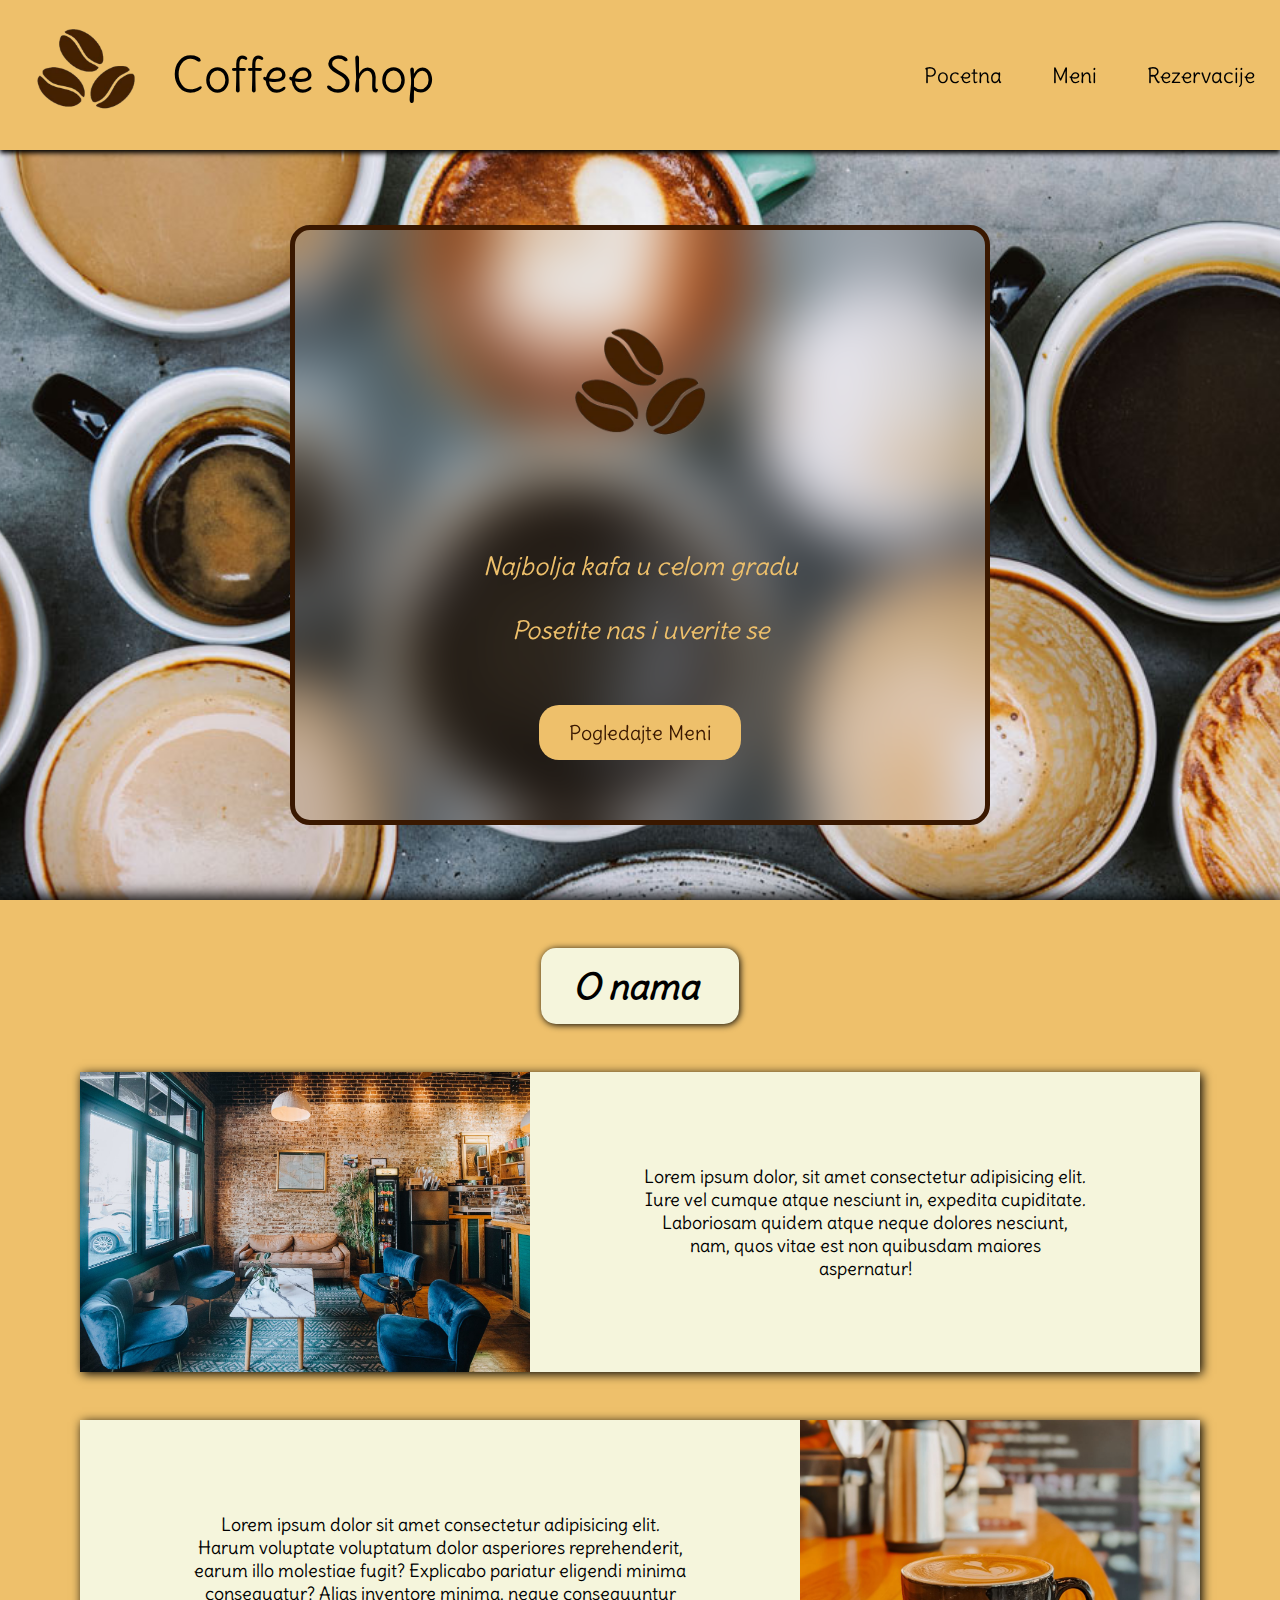
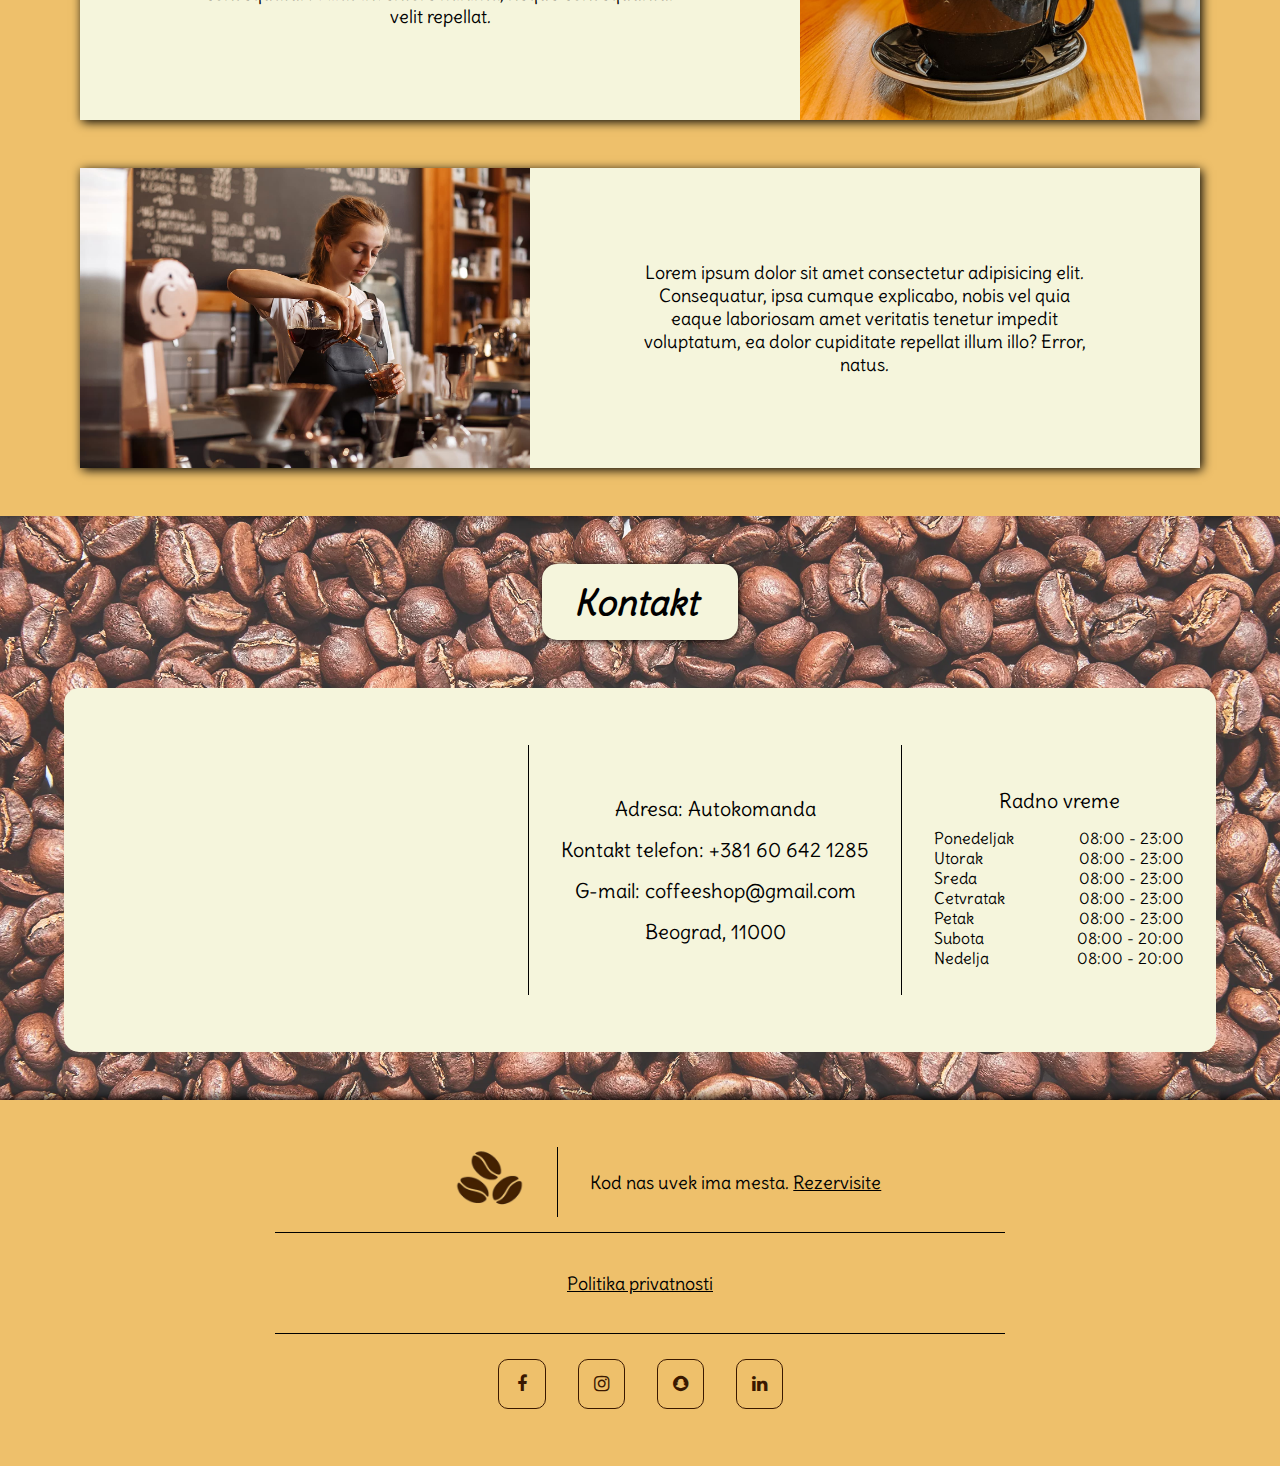
<file: index.html>
<!DOCTYPE html>
<html lang="en">

<head>
  <meta charset="UTF-8">
  <meta name="viewport" content="width=device-width, initial-scale=1.0">
  <title>Coffee Shop</title>
  <link rel="stylesheet" href="styles/header.css">
  <link rel="stylesheet" href="styles/index.css">
  <link rel="stylesheet" href="styles/footer.css">
  <link rel="stylesheet" href="https://cdnjs.cloudflare.com/ajax/libs/font-awesome/4.7.0/css/font-awesome.min.css">
  <!-- Delius -->
  <link rel="preconnect" href="https://fonts.googleapis.com">
  <link rel="preconnect" href="https://fonts.gstatic.com" crossorigin>
  <link href="https://fonts.googleapis.com/css2?family=Delius&display=swap" rel="stylesheet">
  <!-- Delius -->

  <!-- Roboto -->
  <link rel="preconnect" href="https://fonts.googleapis.com">
  <link rel="preconnect" href="https://fonts.gstatic.com" crossorigin>
  <link href="https://fonts.googleapis.com/css2?family=Roboto:ital,wght@0,100..900;1,100..900&display=swap"
    rel="stylesheet">
  <!-- Roboto -->
</head>

<body>

  <!-- HEADER -->

  <header class="header">
    <div class="logo-holder">
      <img class="logo" src="images/logo.png" alt="logo">
      <p class="header-heading">Coffee Shop</p>
    </div>
    <nav class="navigation">
      <ul class="link-list">
        <li class="list-item"><a class="link" href="index.html">Pocetna</a></li>
        <li class="list-item"><a class="link" href="menu.html">Meni</a></li>
        <li class="list-item"><a class="link" href="form.html">Rezervacije</a></li>
      </ul>
    </nav>
  </header>

  <div class="burger-menu-icon js-burger-menu-icon">
    <span class="burger-line burger-line-1 js-line-1"></span>
    <span class="burger-line burger-line-2 js-line-2"></span>
    <span class="burger-line burger-line-3 js-line-3"></span>
  </div>

  <nav class="off-screen js-off-screen">
    <ul class="off-list">
      <li class="off-item"><a href="index.html" class="burger-link">Početna</a></li>
      <li class="off-item"><a href="menu.html" class="burger-link">Meni</a></li>
      <li class="off-item"><a href="form.html" class="burger-link">Rezervacije</a></li>
    </ul>
  </nav>

  <!-- HEADER END -->

  <!-- MAIN -->
  <main>
    <!-- SECTION ONE -->

    <section class="section-one">
      <div class="blured-div">
        <img class="section-logo" src="images/logo.png" alt="logo-in-section-one">
        <div class="sec-one-text-holder">
          <p class="section-one-desc">Najbolja kafa u celom gradu</p>
          <p class="section-one-desc">Posetite nas i uverite se</p>
        </div>
        <a href="menu.html"><button class="section-one-button">Pogledajte Meni</button></a>
      </div>
    </section>

    <!-- SECTION ONE END -->

    <!-- SECTION TWO -->

    <section class="section-two">
      <h1 class="section-two-heading">O nama</h1>
      <div class="about-holder">
        <img class="enterier" src="images/enterier.jpg" alt="enterier">
        <p class="enterier-text">Lorem ipsum dolor,
          sit amet consectetur adipisicing elit.
          Iure vel cumque atque nesciunt in, expedita
          cupiditate. Laboriosam quidem atque neque
          dolores nesciunt, nam, quos vitae est non
          quibusdam maiores aspernatur!</p>
      </div>

      <div class="about-holder special">
        <p class="service-text">Lorem ipsum dolor sit
          amet consectetur adipisicing elit. Harum
          voluptate voluptatum dolor asperiores
          reprehenderit, earum illo molestiae fugit?
          Explicabo pariatur eligendi minima
          consequatur? Alias inventore minima,
          neque consequuntur velit repellat.</p>
        <img class="service" src="images/service.jpg" alt="service">
      </div>

      <div class="about-holder">
        <img class="staff" src="images/staff.jpeg" alt="staff">
        <p class="staff-text">Lorem ipsum dolor sit
          amet consectetur adipisicing elit.
          Consequatur, ipsa cumque explicabo, nobis
          vel quia eaque laboriosam amet veritatis
          tenetur impedit voluptatum, ea dolor
          cupiditate repellat illum illo? Error,
          natus.</p>
      </div>

    </section>

    <!-- SECTION TWO END -->

    <!-- SECTION THREE -->

    <section class="section-three">
      <h1 class="section-three-heading">Kontakt</h1>
      <div class="info">
        <iframe class="map" src="https://www.google.com/maps/embed?pb=!1m18!1m12!1m3!1d5663.139975907823!2d20.458970347716804!3d44.78957129854376!2m3!1f0!2f0!3f0!3m2!1i1024!2i768!4f13.1!3m3!1m2!1s0x475a706caa02b55f%3A0x5ca197ebb70c0041!2z0JDRg9GC0L7QutC-0LzQsNC90LTQsCwg0JHQtdC-0LPRgNCw0LQ!5e0!3m2!1ssr!2srs!4v1742828962501!5m2!1ssr!2srs" width="400" height="300" style="border:0;" allowfullscreen="" loading="lazy" referrerpolicy="no-referrer-when-downgrade"></iframe>
        <hr class="line">
        <div class="contact-info">
          <p class="info-text">Adresa: Autokomanda</p>
          <p class="info-text">Kontakt telefon: +381 60 642 1285</p>
          <p class="info-text">G-mail: coffeeshop@gmail.com</p>
          <p class="info-text">Beograd, 11000</p>
        </div>
        <hr class="line">
        <div class="work-time">
          <p class="time">Radno vreme</p>
          <div class="time-holder"><p class="day">Ponedeljak</p><span class="hours">08:00 - 23:00</span></div>
          <div class="time-holder"><p class="day">Utorak</p><span class="hours">08:00 - 23:00</span></div>
          <div class="time-holder"><p class="day">Sreda</p><span class="hours">08:00 - 23:00</span></div>
          <div class="time-holder"><p class="day">Cetvratak</p><span class="hours">08:00 - 23:00</span></div>
          <div class="time-holder"><p class="day">Petak</p><span class="hours">08:00 - 23:00</span></div>
          <div class="time-holder"><p class="day">Subota</p><span class="hours">08:00 - 20:00</span></div>
          <div class="time-holder"><p class="day">Nedelja</p><span class="hours">08:00 - 20:00</span></div>
        </div>
      </div>
    </section>

    <!-- SECTION THREE END -->
  </main>
  <!-- MAIN END -->

  <!-- FOOTER -->

  <footer class="footer">
    <div class="logo-action">
      <img class="footer-logo" src="images/logo.png" alt="footer-logo">
      <hr class="footer-line">
      <p class="call-to-action">Kod nas uvek ima mesta. <a href="form.html">Rezervisite</a></p>
    </div>
    <hr class="line-footer">
    <div class="policy-holder">
      <p class="policy"><a href="policy.html" target="_blank">Politika privatnosti</a></p>
    </div>
    <hr class="line-footer">
    <div class="social-media">
      <a href="#" class="fa fa-facebook"></a>
      <a href="#" class="fa fa-instagram"></a>
      <a href="#" class="fa fa-snapchat"></a>
      <a href="#" class="fa fa-linkedin"></a>
    </div>
  </footer>

  <!-- FOOTER END -->

  <script type="module" src="scripts/index.js"></script>
</body>

</html>
</file>
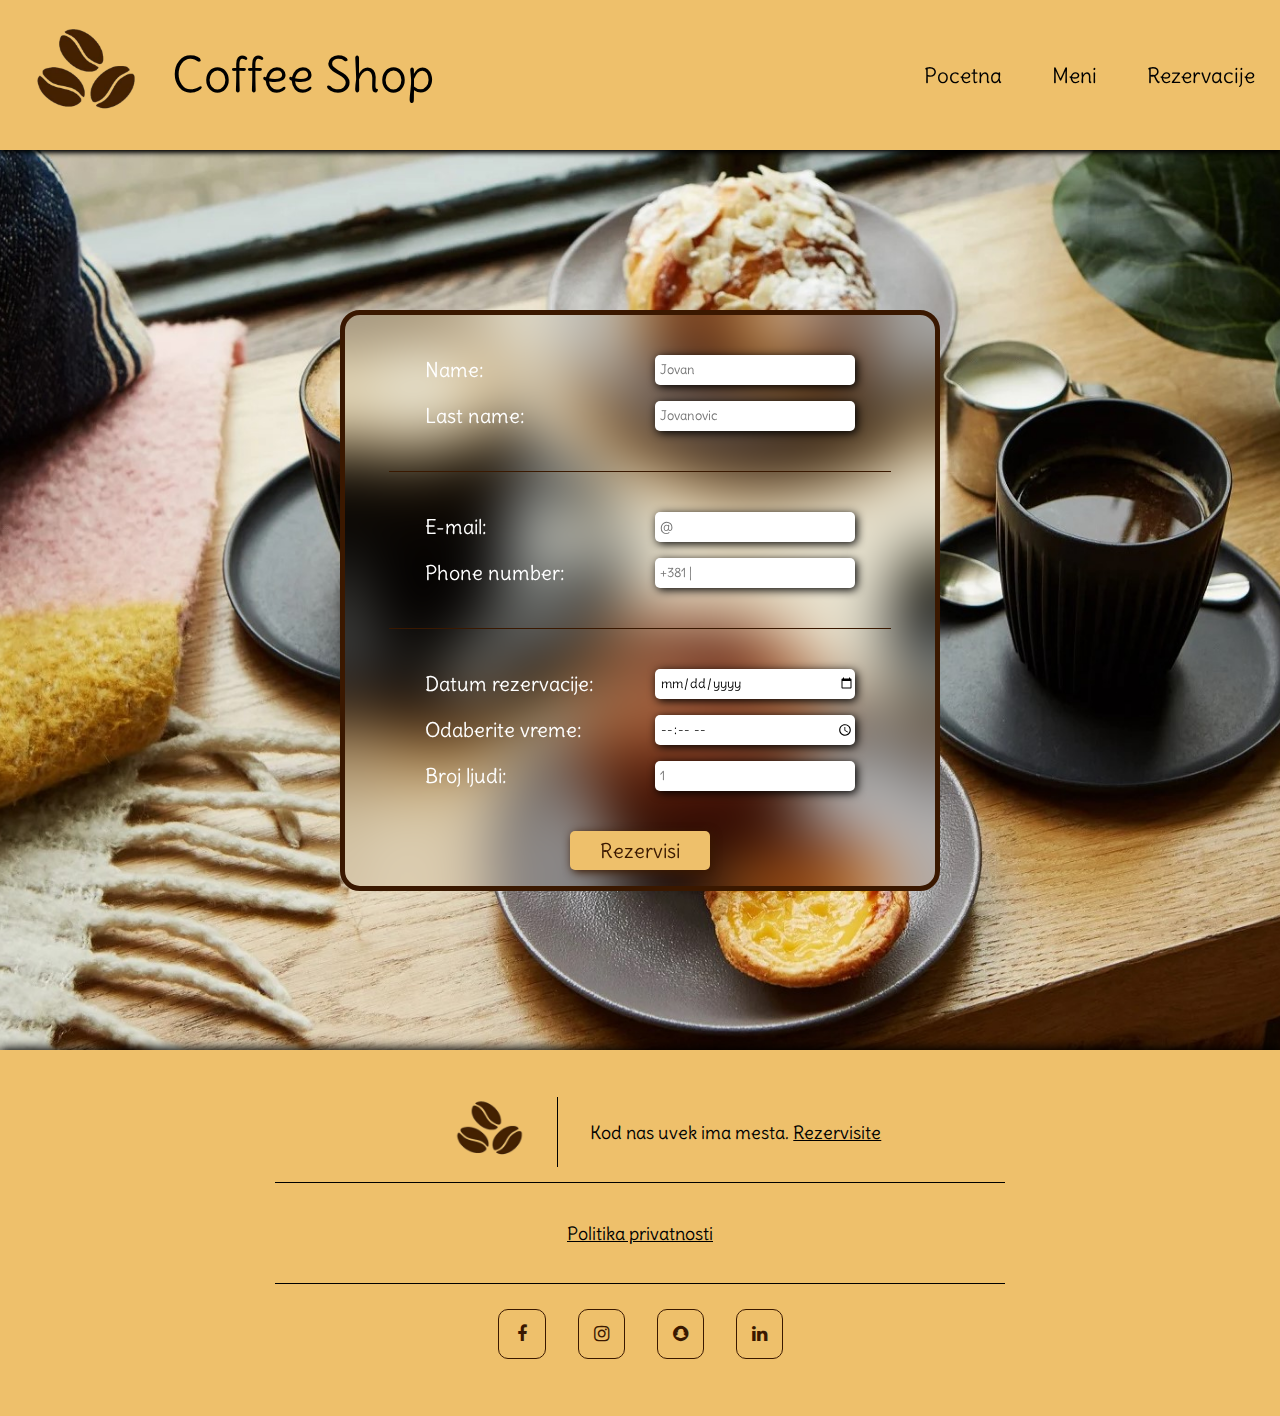
<file: form.html>
<!DOCTYPE html>
<html lang="en">

<head>
  <meta charset="UTF-8">
  <meta name="viewport" content="width=device-width, initial-scale=1.0">
  <title>Coffee Shop</title>
  <link rel="stylesheet" href="styles/header.css">
  <link rel="stylesheet" href="styles/form.css">
  <link rel="stylesheet" href="styles/footer.css">
  <link rel="stylesheet" href="https://cdnjs.cloudflare.com/ajax/libs/font-awesome/4.7.0/css/font-awesome.min.css">
  <!-- Delius -->
  <link rel="preconnect" href="https://fonts.googleapis.com">
  <link rel="preconnect" href="https://fonts.gstatic.com" crossorigin>
  <link href="https://fonts.googleapis.com/css2?family=Delius&display=swap" rel="stylesheet">
  <!-- Delius -->

  <!-- Roboto -->
  <link rel="preconnect" href="https://fonts.googleapis.com">
  <link rel="preconnect" href="https://fonts.gstatic.com" crossorigin>
  <link href="https://fonts.googleapis.com/css2?family=Roboto:ital,wght@0,100..900;1,100..900&display=swap"
    rel="stylesheet">
  <!-- Roboto -->
</head>

<body>

  <!-- HEADER -->

  <header class="header">
    <div class="logo-holder">
      <img class="logo" src="images/logo.png" alt="logo">
      <p class="header-heading">Coffee Shop</p>
    </div>
    <nav class="navigation">
      <ul class="link-list">
        <li class="list-item"><a class="link" href="index.html">Pocetna</a></li>
        <li class="list-item"><a class="link" href="menu.html">Meni</a></li>
        <li class="list-item"><a class="link" href="form.html">Rezervacije</a></li>
      </ul>
    </nav>
  </header>

  <div class="burger-menu-icon js-burger-menu-icon">
    <span class="burger-line burger-line-1 js-line-1"></span>
    <span class="burger-line burger-line-2 js-line-2"></span>
    <span class="burger-line burger-line-3 js-line-3"></span>
  </div>

  <nav class="off-screen js-off-screen">
    <ul class="off-list">
      <li class="off-item"><a href="index.html" class="burger-link">Početna</a></li>
      <li class="off-item"><a href="menu.html" class="burger-link">Meni</a></li>
      <li class="off-item"><a href="form.html" class="burger-link">Rezervacije</a></li>
    </ul>
  </nav>

  <!-- HEADER END -->

  <!-- MAIN -->
  <main>
    <!-- Section one -->

    <section class="section-one">
      <form action="https://formsubmit.co/e5daadf7f4d845328bf1e786ee99c0c0" method="POST" class="form" novalidate>
        <fieldset class="field-one">
          <label for="name" class="name-lastname">
            Name:
            <input name="ime" id="name" type="text" placeholder="Jovan">
          </label>

          <label for="last" class="name-lastname">
            Last name:
            <input name="prezime" id="last" type="text" placeholder="Jovanovic">
          </label>
        </fieldset>

        <hr class="line">

        <fieldset class="field-two">
          <label for="email" class="contact" >
            E-mail:
            <input name="adresa" id="email" type="email" placeholder="@">
          </label>

          <label for="" class="contact">
            Phone number: 
            <input name="telefon" id="number" type="number" placeholder="+381 |">
          </label>
        </fieldset>

        <hr class="line">

        <fieldset class="field-three">
          <label for="date" class="time">
            Datum rezervacije: 
            <input name="datum" id="date" type="date">
          </label>

          <label for="hour" class="time">
            Odaberite vreme: 
            <input name="vreme" id="hour" type="time">
          </label>

          <label for="number-of-people" class="time">
            Broj ljudi:
            <input name="broj" id="number-of-people" type="number" placeholder="1">
          </label>
        </fieldset>
        <input type="hidden" name="_next" value="https://PetarDev05.github.io/CoffeeShop/thanks.html">
        <button class="submit" type="submit">Rezervisi</button>
      </form>
    </section>
    
    <!-- Section one end -->
  </main>
  <!-- MAIN END -->

  <!-- FOOTER -->

  <footer class="footer">
    <div class="logo-action">
      <img class="footer-logo" src="images/logo.png" alt="footer-logo">
      <hr class="footer-line">
      <p class="call-to-action">Kod nas uvek ima mesta. <a href="form.html">Rezervisite</a></p>
    </div>
    <hr class="line-footer">
    <div class="policy-holder">
      <p class="policy"><a href="policy.html" target="_blank">Politika privatnosti</a></p>
    </div>
    <hr class="line-footer">
    <div class="social-media">
      <a href="#" class="fa fa-facebook"></a>
      <a href="#" class="fa fa-instagram"></a>
      <a href="#" class="fa fa-snapchat"></a>
      <a href="#" class="fa fa-linkedin"></a>
    </div>
  </footer>

  <!-- FOOTER END -->

  <script type="module" src="scripts/form.js"></script>
</body>

</html>
</file>
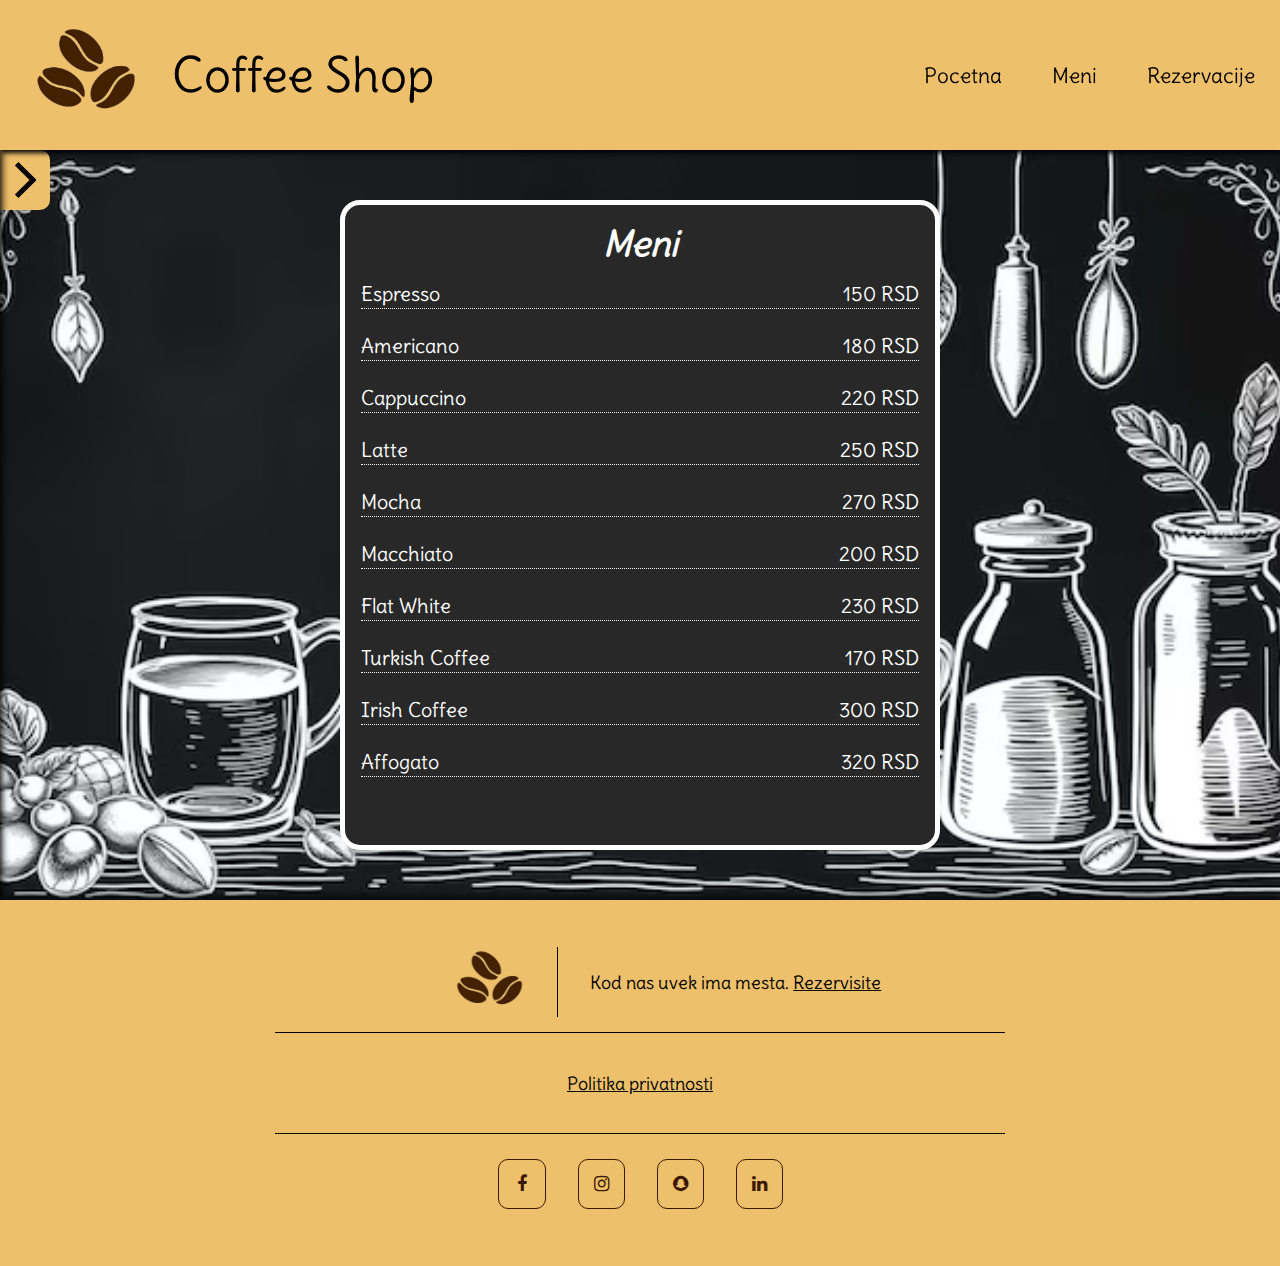
<file: menu.html>
<!DOCTYPE html>
<html lang="en">

<head>
  <meta charset="UTF-8">
  <meta name="viewport" content="width=device-width, initial-scale=1.0">
  <title>Coffee Shop</title>
  <link rel="stylesheet" href="styles/header.css">
  <link rel="stylesheet" href="styles/menu.css">
  <link rel="stylesheet" href="styles/footer.css">
  <link rel="stylesheet" href="https://cdnjs.cloudflare.com/ajax/libs/font-awesome/4.7.0/css/font-awesome.min.css">
  <!-- Delius -->
  <link rel="preconnect" href="https://fonts.googleapis.com">
  <link rel="preconnect" href="https://fonts.gstatic.com" crossorigin>
  <link href="https://fonts.googleapis.com/css2?family=Delius&display=swap" rel="stylesheet">
  <!-- Delius -->

  <!-- Roboto -->
  <link rel="preconnect" href="https://fonts.googleapis.com">
  <link rel="preconnect" href="https://fonts.gstatic.com" crossorigin>
  <link href="https://fonts.googleapis.com/css2?family=Roboto:ital,wght@0,100..900;1,100..900&display=swap"
    rel="stylesheet">
  <!-- Roboto -->
</head>

<body>

  <!-- HEADER -->

  <header class="header">
    <div class="logo-holder">
      <img class="logo" src="images/logo.png" alt="logo">
      <p class="header-heading">Coffee Shop</p>
    </div>
    <nav class="navigation">
      <ul class="link-list">
        <li class="list-item"><a class="link" href="index.html">Pocetna</a></li>
        <li class="list-item"><a class="link" href="menu.html">Meni</a></li>
        <li class="list-item"><a class="link" href="form.html">Rezervacije</a></li>
      </ul>
    </nav>
  </header>

  <div class="burger-menu-icon js-burger-menu-icon">
    <span class="burger-line burger-line-1 js-line-1"></span>
    <span class="burger-line burger-line-2 js-line-2"></span>
    <span class="burger-line burger-line-3 js-line-3"></span>
  </div>

  <nav class="off-screen js-off-screen">
    <ul class="off-list">
      <li class="off-item"><a href="index.html" class="burger-link">Početna</a></li>
      <li class="off-item"><a href="menu.html" class="burger-link">Meni</a></li>
      <li class="off-item"><a href="form.html" class="burger-link">Rezervacije</a></li>
    </ul>
  </nav>

  <!-- HEADER END -->

  <!-- MAIN -->
    <main class="main">

      <!-- Section one -->

        <section class="section-one">
          <div class="arrow-button js-arrow-button">
            <span class="arrow-line al-1 js-al-1"></span>
            <span class="arrow-line al-2 js-al-2"></span>
          </div>

          <div class="menu-nav js-menu-nav">
            <h1 class="nav-heading">Navigacija</h1>
            <div class="buttons-holder js-buttons-holder">

            </div>
          </div>

          <div class="menu js-menu">
            <h1 class="menu-heading">Meni</h1>
            <div class="menu-items-holder js-menu-items-holder">

            </div>
          </div>
        </section>

      <!-- Section one end -->

    </main>
  <!-- MAIN END -->

  <!-- FOOTER -->

  <footer class="footer">
    <div class="logo-action">
      <img class="footer-logo" src="images/logo.png" alt="footer-logo">
      <hr class="footer-line">
      <p class="call-to-action">Kod nas uvek ima mesta. <a href="form.html">Rezervisite</a></p>
    </div>
    <hr class="line-footer">
    <div class="policy-holder">
      <p class="policy"><a href="policy.html" target="_blank">Politika privatnosti</a></p>
    </div>
    <hr class="line-footer">
    <div class="social-media">
      <a href="#" class="fa fa-facebook"></a>
      <a href="#" class="fa fa-instagram"></a>
      <a href="#" class="fa fa-snapchat"></a>
      <a href="#" class="fa fa-linkedin"></a>
    </div>
  </footer>

  <!-- FOOTER END -->

  <script type="module" src="scripts/menu.js"></script>
</body>

</html>
</file>
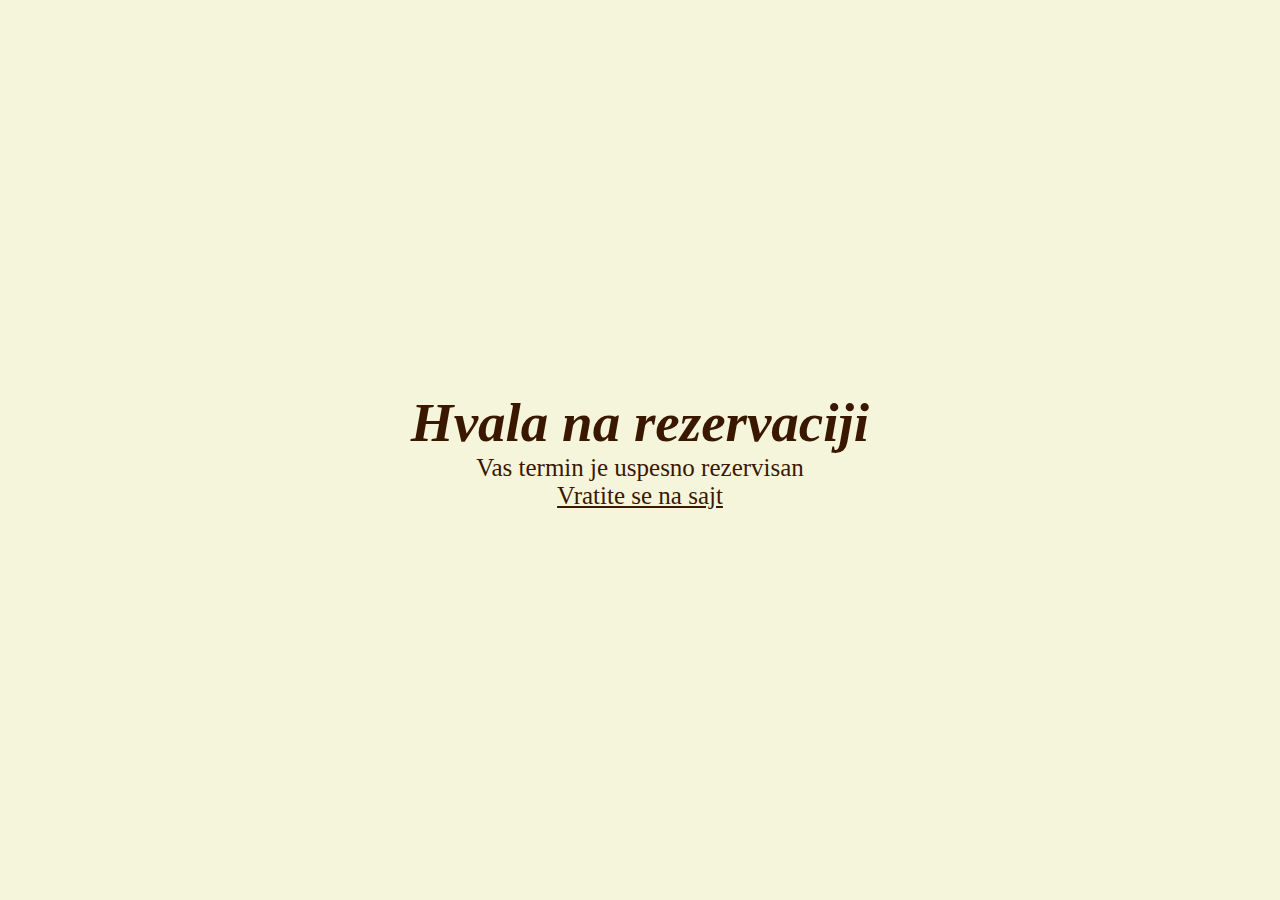
<file: thanks.html>
<!DOCTYPE html>
<html lang="en">

<head>
  <meta charset="UTF-8">
  <meta name="viewport" content="width=device-width, initial-scale=1.0">
  <title>Hvala na rezervaciji</title>
  <link rel="stylesheet" href="styles/form.css">
  <!-- Delius -->
  <link rel="preconnect" href="https://fonts.googleapis.com">
  <link rel="preconnect" href="https://fonts.gstatic.com" crossorigin>
  <link href="https://fonts.googleapis.com/css2?family=Delius&display=swap" rel="stylesheet">
  <!-- Delius -->
</head>

<body>
  <div class="message">
    <h1 class="thanks-heading">Hvala na rezervaciji</h1>
    <p class="thanks-paragraph">Vas termin je uspesno rezervisan</p>
    <a href="form.html" class="link-to-form">Vratite se na sajt</a>
  </div>
</body>

</html>
</file>
<file: styles/header.css>
/* GENERAL */

* {
  box-sizing: border-box;
  margin: 0;
  padding: 0;
  font-family: "Delius";
}

p, h1, a {
  color: var(--black);
}

:root {
  --beige: rgb(245, 245, 220);
  --dark-beige: rgb(238, 192, 107);
  --black: rgb(0, 0, 0);
  --opacity-gray: rgba(255, 255, 255, 0.7);
  --white: rgb(255, 255, 255);
  --caramel: rgb(198, 142, 23);
  --brown: rgb(58, 24, 0);
}

@media (prefers-reduced-motion: no-preference) {
  * {
    scroll-behavior: smooth;
  }
}

body {
  padding-top: 150px;
}

/* GENERAL END */

/* Header */
.header {
  height: 150px;
  width: 100%;
  display: flex;
  flex-direction: row;
  align-items: center;
  justify-content: space-between;
  background-color: var(--dark-beige);
  position: fixed;
  top: 0;
  z-index: 200;
  text-wrap: nowrap;
  box-shadow: 0px 3px 5px;
}

.logo-holder {
  height: 100%;
  display: flex;
  flex-direction: row;
  align-items: center;
}

.logo {
  height: 100%;
  margin-left: -50px;
  margin-right: -50px;
}

.header-heading {
  font-size: 3em;
}

.link-list {
  list-style-type: none;
  display: flex;
  flex-direction: row;
  align-items: center;
}

.link {
  height: 150px;
  text-decoration: none;
  font-size: 1.3em;
  width: 100%;
  display: flex;
  align-items: center;
  padding: 0 25px;
  transition: 0.2s ease;
}

.link:hover {
  background-color: var(--brown);
  color: var(--dark-beige);
}

.burger-menu-icon {
  width: 50px;
  height: 40px;
  display: flex;
  flex-direction: column;
  align-items: center;
  justify-content: space-between;
  position: fixed;
  top: 55px;
  right: 55px;
  z-index: 220;
}

.burger-line {
  height: 4px;
  width: 100%;
  background-color: var(--black);
  border-radius: 4px;
  position: absolute;
}

.burger-line-1 {
  top: 0;
  transition: 0.2s ease;
}

.burger-line-2 {
  top: 18px;
  transition: 0.2s ease;
}

.burger-line-3 {
  top: 36px;
  transition: 0.2s ease;
}

.burger-line-1.active {
  top: 18px;
  transform: rotate(45deg);
}

.burger-line-2.active {
  opacity: 0;
}

.burger-line-3.active {
  top: 18px;
  transform: rotate(-45deg);
}

/* Header end */

/* Burger menu */

.off-screen {
  width: 400px;
  height: 100%;
  position: fixed;
  top: 0;
  right: -410px;
  bottom: 0;
  background-color: var(--dark-beige);
  z-index: 210;
  display: flex;
  align-items: center;
  transition: 0.2s ease;
  box-shadow: -3px 0px 5px;
}

.off-screen.active {
  right: 0;
}

.off-list {
  list-style-type: none;
  display: flex;
  flex-direction: column;
  width: 100%;
}

.off-item {
  width: 100%;
  height: 50px;
}

.burger-link {
  text-decoration: none;
  font-size: 1.3em;
  width: 100%;
  height: 100%;
  display: flex;
  align-items: center;
  padding-left: 1rem;
}

.burger-link:hover {
  background-color: var(--beige);
}


/* Burger menu end */

@media (width >= 1000px) {
  .burger-menu-icon {
    display: none;
  }
}

@media (width < 1000px) {
  .link-list {
    display: none;
  }
}

@media (width < 600px) {
  .header {
    padding-left: 1rem;
  }

  .logo {
    height: 50%;
    margin: 0 -25px;
  }

  .header-heading {
    font-size: 1.5em;
  }

  .burger-menu-icon {
    right: 20px;
    transform: scale(0.8);
  }

  .logo-holder {
    flex-direction: column;
    align-items: center;
    justify-content: center;
  }
}

@media (width < 400px) {
  .off-screen {
    width: 100%;
  }
}
</file>
<file: styles/index.css>
* {
  box-sizing: border-box;
  margin: 0;
  padding: 0;
}

:root {
  --beige: rgb(245, 245, 220);
  --dark-beige: rgb(238, 192, 107);
  --black: rgb(0, 0, 0);
  --opacity-gray: rgba(255, 255, 255, 0.7);
  --white: rgb(255, 255, 255);
  --caramel: rgb(198, 142, 23);
  --brown: rgb(58, 24, 0);
}

@media (prefers-reduced-motion: no-preference) {
  * {
    scroll-behavior: smooth;
  }
}

/* Section one */

.section-one {
  width: 100%;
  height: calc(100vh - 150px);
  position: relative;
  overflow: hidden;
}

.section-one::after {
  content: "";
  top: 0;
  right: 0;
  bottom: 0;
  left: 0;
  position: absolute;
  background-image: url(../images/cups.jpg);
  background-repeat: no-repeat;
  background-position: center;
  background-size: cover;
}

.blured-div {
  width: 700px;
  height: 600px;
  position: absolute;
  top: 50%;
  left: 50%;
  transform: translate(-50%, -50%);
  z-index: 10;
  backdrop-filter: blur(30px);
  border-radius: 20px;
  border: 5px solid var(--brown);
  display: flex;
  flex-direction: column;
  align-items: center;
  justify-content: space-evenly;
}

.section-logo {
  height: 200px;
  width: auto;
}

.sec-one-text-holder {
  display: flex;
  flex-direction: column;
  gap: 2rem;
  text-align: center;
}

.section-one-desc {
  font-size: 25px;
  font-style: italic;
  color: var(--brown);
  color: var(--dark-beige);
}

.section-one-button {
  padding: 15px 30px;
  border: none;
  border-radius: 20px;
  background-color: var(--dark-beige);
  color: var(--brown);
  cursor: pointer;
  font-size: 20px;
  transition: 0.3s ease;
}

.section-one-button:hover {
  transform: scale(1.1);
}

@media (width < 720px) {
  .blured-div {
    width: 400px;
  }
}

@media (width < 420px) {
  .blured-div {
    border: none;
    border-top: 5px solid var(--brown);
    border-bottom: 5px solid var(--brown);
    border-radius: 0;
    width: 100%;
    height: 500px;
  }

  .section-one-desc {
    font-size: 20px;
  }
}

/* Section one end */

/* Section two */

.section-two {
  width: 100%;
  padding: 3rem 5rem;
  background-color: var(--white);
  position: relative;
  box-shadow: 3px -4px 15px;
  display: flex;
  flex-direction: column;
  align-items: center;
  gap: 3rem;
  background-color: var(--dark-beige);
  overflow: hidden;
}

.section-two-heading {
  font-size: 35px;
  font-style: italic;
  text-align: center;
  background-color: var(--beige);
  padding: 1rem 2.5rem 1rem 2rem;
  border-radius: 15px;
  box-shadow: 1px 1px 7px;
}

.about-holder {
  display: flex;
  flex-direction: row;
  align-items: center;
  justify-content: space-between;
  box-shadow: 2px 2px 10px;
  background-color: var(--beige);
  font-size: 18px;
}

.enterier, .service, .staff {
  height: 300px;
}

.enterier-text, .service-text, .staff-text {
  padding: 0 7rem;
  text-align: center;
}

@media (width < 1000px) {
  .about-holder {
    width: 450px;
    flex-direction: column;
    align-items: center;
    justify-content: space-between;
  }

  .special {
    flex-direction: column-reverse;
  }

  .enterier, .service, .staff {
    width: 100%;
    height: auto;
  }

  .enterier-text, .service-text, .staff-text {
    padding: 1rem 2rem;
  }
}

@media (width < 500px) {
  .section-two {
    padding: 3rem 0;
  }

  .about-holder {
    width: 100%;
  }

  .enterier-text, .service-text, .staff-text {
    font-size: 15px;
  }

  .section-two-heading {
    font-size: 30px;
  }
}

/* Section two */

/* Section three */

.section-three {
  width: 100%;
  overflow: hidden;
  display: flex;
  flex-direction: column;
  align-items: center;
  padding: 3rem;
  position: relative;
  gap: 3rem;
}

.section-three::after {
  content: '';
  top: 0;
  right: 0;
  bottom: 0;
  left: 0;
  position: absolute;
  background-image: url(../images/beans.webp);
  background-position: center;
  background-repeat: no-repeat;
  background-size: cover;
  opacity: 0.8;
}

.section-three-heading {
  font-size: 35px;
  font-style: italic;
  z-index: 10;
  background-color: var(--beige);
  padding: 1rem 2.5rem 1rem 2rem;
  border-radius: 15px;
  box-shadow: 1px 1px 7px;
}

.info {
  z-index: 10;
  background-color: var(--beige);
  padding: 2rem;
  border-radius: 15px;
  display: flex;
  flex-direction: row;
  align-items: center;
  justify-content: space-evenly;
  gap: 2rem;
  text-wrap: nowrap;
}

.contact-info {
  display: flex;
  flex-direction: column;
  align-items: center;
  justify-content: center;
  font-size: 20px;
  gap: 1rem;
}

.work-time {
  display: flex;
  flex-direction: column;
  align-items: center;
}

.time {
  font-size: 20px;
  margin: 15px;
}

.day {
  text-align: left;
}

.hours {
  text-align: right;
}

.time-holder {
  display: flex;
  flex-direction: row;
  align-items: center;
  justify-content: space-between;
  width: 250px;
}

.line {
  width: 1px;
  height: 250px;
  border: none;
  background-color: var(--black);
  z-index: 10;
}

@media (width < 1150px) {
  .info {
    flex-direction: column;
  }

  .line {
    width: 100%;
    height: 1px;
  }
}

@media (width < 500px) {
  .section-three {
    padding: 3rem 0;
  }

  .map {
    width: 100%;
  }

  .info {
    width: 100%;
    border-radius: 0;
    padding:  1rem 0.5rem;
    gap: 1rem;
  }

  .contact-info {
    font-size: 15px;
  }

  .time-holder {
    width: 200px;
  }

  .section-three-heading {
    font-size: 30px;
  }
}

/* Section three end */
</file>
<file: styles/footer.css>
* {
  box-sizing: border-box;
  margin: 0;
  padding: 0;
}

:root {
  --beige: rgb(245, 245, 220);
  --dark-beige: rgb(238, 192, 107);
  --black: rgb(0, 0, 0);
  --opacity-gray: rgba(255, 255, 255, 0.7);
  --white: rgb(255, 255, 255);
  --caramel: rgb(198, 142, 23);
  --brown: rgb(58, 24, 0);
  --facebook: rgb(31, 83, 255);
  --linkedin: rgb(0, 110, 201);
  --light-yellow: rgb(255, 220, 128);
  --yellow: rgb(252, 175, 69);
  --purple-red: rgb(225, 48, 108);
  --purple: rgb(131, 58, 180);
  --royal-blue: rgb(5, 10, 230);
}

@media (prefers-reduced-motion: no-preference) {
  * {
    scroll-behavior: smooth;
  }
}

/* Footer */

.footer {
  width: 100%;
  background-color: var(--dark-beige);
  overflow: hidden;
  padding: 2rem;
  font-size: 18px;
  display: flex;
  flex-direction: column;
  align-items: center;
  justify-content: space-evenly;
  box-shadow: 0px -2px 10px;
  position: relative;
  z-index: 100;
}

.logo-action {
  display: flex;
  flex-direction: row;
  align-items: center;
  justify-content: center;
  gap: 2rem;
}

.footer-logo {
  height: 100px;
  margin-right: -55px;
}

.footer-line {
  width: 1px;
  height: 70px;
  background-color: var(--black);
  border: none;
}

.policy-holder {
  height: 100px;
  width: 100%;
  display: flex;
  align-items: center;
  justify-content: center;
}

.policy a {
  text-decoration: underline;
}

.social-media {
  display: flex;
  flex-direction: row;
  align-items: center;
  justify-content: center;
  gap: 2rem;
  height: 100px;
}

.fa {
  font-size: 25px;
  text-decoration: none;
  padding: 15px;
  border: 1px solid var(--brown);
  color: var(--brown);
  border-radius: 10px;
}

.fa-facebook {
  padding: 15px 18px;
}

.fa-facebook:hover {
  background-color: var(--facebook);
  color: var(--white);
}

.fa-instagram:hover {
  background: linear-gradient(45deg, var(--light-yellow), var(--purple-red), var(--purple));
  color: var(--white);
}

.fa-snapchat:hover {
  background-color: var(--light-yellow);
  color: var(--white);
}

.fa-linkedin:hover {
  background-color: var(--linkedin);
  color: var(--white);
}

.line-footer {
  background-color: var(--black);
  border: none;
  height: 1px;
  width: 60%;
}

@media (width < 400px) {
  .footer {
    padding-left: 0;
    padding-right: 0;
    gap: 1rem;
  }

  .logo-action {
    flex-direction: column;
    gap: 0.5rem;
  }

  .footer-logo {
    margin: 0;
    height: 80px;
  }

  .footer-line {
    display: none;
  }

  .line-footer {
    width: 80%;
  }

  .call-to-action {
    text-align: center;
  }

  .social-media {
    gap: 0.5rem;
  }

  .fa {
    padding: 10px;
  }

  .fa-facebook {
    padding: 10px 13px;
  }
}
/* Footer end */
</file>
<file: styles/form.css>
* {
  box-sizing: border-box;
  margin: 0;
  padding: 0;
}

:root {
  --beige: rgb(245, 245, 220);
  --dark-beige: rgb(238, 192, 107);
  --black: rgb(0, 0, 0);
  --opacity-gray: rgba(255, 255, 255, 0.7);
  --white: rgb(255, 255, 255);
  --caramel: rgb(198, 142, 23);
  --brown: rgb(58, 24, 0);
}

@media (prefers-reduced-motion: no-preference) {
  * {
    scroll-behavior: smooth;
  }
}

/* Section one */

.section-one {
  width: 100%;
  min-height: 100vh;
  position: relative;
  display: flex;
  align-items: center;
  justify-content: center;
  overflow: auto;
  overflow-y: auto;
}

.section-one::after {
  position: absolute;
  content: '';
  top: 0;
  bottom: 0;
  right: 0;
  left: 0;
  background-image: url(../images/background.jpg);
  background-position: center;
  background-repeat: no-repeat;
  background-size: cover;
}

.form {
  width: 600px;
  border: 5px solid var(--brown);
  position: absolute;
  z-index: 10;
  border-radius: 20px;
  display: flex;
  flex-direction: column;
  align-items: center;
  justify-content: flex-start;
  padding: 1rem;
  gap: 1rem;
  backdrop-filter: blur(30px);
}

.field-one, .field-two, .field-three {
  width: 100%;
  color: var(--white);
  border: none;
  display: flex;
  flex-direction: column;
  align-items: flex-start;
  justify-content: space-evenly;
  font-size: 20px;
  padding: 1.5rem 4rem;
  gap: 1rem;
}

input {
  width: 200px;
  height: 30px;
  border: none;
  border-radius: 5px;
  box-shadow: 2px 2px 10px;
  padding-left: 5px;
}

.name-lastname, .contact, .time {
  width: 100%;
  display: flex;
  flex-direction: row;
  align-items: center;
  justify-content: space-between;
}

.line {
  height: 1px;
  width: 90%;
  border: none;
  background-color: var(--brown);
}

.submit {
  border: none;
  border-radius: 5px;
  background-color: var(--dark-beige);
  color: var(--brown);
  font-size: 20px;
  padding: 7px 30px;
  box-shadow: 2px 2px 10px;
}

@media (width < 650px) {
  .form {
    width: 400px;
    padding: 1rem 0;
  }

  .input {
    width: 100px;
  }

  .field-one, .field-two, .field-three {
    padding: 1.5rem 1rem;
    font-size: 15px;
  }
}

@media (width < 410px) {
  .form {
    width: 100%;
    border-left: 0;
    border-right: 0;
    border-radius: 0;
  }

  .name-lastname, .contact, .time {
    flex-direction: column;
    gap: 10px;
  }

  .field-one, .field-two, .field-three {
    gap: 1rem;
  }
}

/* Section one end */

/* Thanks */

.message {
  background-color: var(--beige);
  height: 100vh;
  display: flex;
  flex-direction: column;
  align-items: center;
  justify-content: center;
  text-align: center;
}

.thanks-heading {
  font-size: 55px;
  font-style: italic;
  color: var(--brown);
  gap: 3rem;
}

.thanks-paragraph, .link-to-form {
  font-size: 25px;
  color: var(--brown);
}

@media (width < 400px) {
  .message {
    gap: 2rem;
    padding: 0 10px;
  }

  .thanks-heading {
    font-size: 40px;
  }

  .thanks-paragraph, .link-to-form {
    font-size: 20px;
  }
}

/* Thanks */
</file>
<file: styles/menu.css>
* {
  box-sizing: border-box;
  margin: 0;
  padding: 0;
}

:root {
  --beige: rgb(245, 245, 220);
  --dark-beige: rgb(238, 192, 107);
  --black: rgb(0, 0, 0);
  --opacity-gray: rgba(255, 255, 255, 0.7);
  --white: rgb(255, 255, 255);
  --caramel: rgb(198, 142, 23);
  --brown: rgb(58, 24, 0);
  --gray: rgb(40, 40, 40);
}

@media (prefers-reduced-motion: no-preference) {
  * {
    scroll-behavior: smooth;
  }
}

/* Section one */

.section-one {
  width: 100%;
  position: relative;
  height: calc(100vh - 150px);
  overflow: hidden;
}

.section-one::after {
  content: '';
  top: 0;
  right: 0;
  bottom: 0;
  left: 0;
  position: absolute;
  background-image: url(../images/blackboard.avif);
  background-position: center;
  background-repeat: no-repeat;
  background-size: cover;
}

.arrow-button {
  width: 50px;
  height: 60px;
  position: relative;
  z-index: 12;
  top: 0;
  left: 0;
  background-color: var(--dark-beige);
  border-top-right-radius: 10px;
  border-bottom-right-radius: 10px;
  display: flex;
  flex-direction: column;
  align-items: center;
  justify-content: center;
  cursor: pointer;
  transition: 0.2s ease;
}

.arrow-button:hover {
  background-color: var(--beige);
}

.arrow-button.active {
  left: 350px;
}

.arrow-line {
  width: 50%;
  height: 5px;
  background-color: var(--black);
  position: absolute;
}

.al-1 {
  top: 20px;
  transform: rotate(45deg);
}

.al-1.active {
  transform: rotate(-45deg);
}

.al-2 {
  top: 35px;
  transform: rotate(-45deg);
}

.al-2.active {
  transform: rotate(45deg);
}

.menu-nav {
  width: 350px;
  height: 100%;
  position: absolute;
  z-index: 13;
  background-color: var(--dark-beige);
  top: 0;
  left: -350px;
  bottom: 0;
  padding: 2rem 1rem;
  display: flex;
  flex-direction: column;
  align-items: center;
  gap: 1rem;
  transition: 0.2s ease;
  box-shadow: 2px 0px 7px;
}

.menu-nav.active {
  left: 0;
}

.nav-heading {
  font-size: 35px;
  font-style: italic;
  text-align: center;
}

.buttons-holder {
  width: 100%;
  flex-grow: 1;
  display: flex;
  flex-direction: column;
  align-items: center;
  justify-content: center;
  gap: 2rem;
}

.nav-button {
  width: 200px;
  height: 50px;
  border: none;
  border-radius: 10px;
  background-color: var(--brown);
  color: var(--dark-beige);
  cursor: pointer;
  box-shadow: 1px 1px 5px;
  font-size: 25px;
  transition: 0.2s ease;
}

.nav-button:hover {
  transform: scale(1.1);
}

.menu {
  width: 600px;
  height: 650px;
  background-color: var(--gray);
  border: 5px solid var(--white);
  border-radius: 20px;
  position: absolute;
  z-index: 10;
  top: 50%;
  left: 50%;
  transform: translate(-50%, -50%);
  display: flex;
  flex-direction: column;
  align-items: center;
  justify-content: flex-start;
  gap: 1rem;
  padding: 1rem;
}

.menu-heading {
  font-size: 35px;
  color: var(--white);
  font-style: italic;
  text-align: center;
}

.menu-items-holder {
  width: 100%;
  overflow: auto;
  flex-grow: 1;
  display: flex;
  flex-direction: column;
  align-items: center;
  justify-content: flex-start;
  gap: 1.5rem;
}

.menu-item {
  padding-bottom: 2px;
  width: 100%;
  border-bottom: 1px dotted var(--white);
  display: flex;
  flex-direction: row;
  align-items: center;
  justify-content: space-between;
}

.item-name, .item-price {
  color: var(--white);
  font-size: 20px;
}

@media (width < 750px) {
  .menu {
    width: 350px;
  }
}

@media (width <= 400px) {
  .menu-nav {
    width: 250px;
  }

  .nav-heading {
    font-size: 30px;
  }

  .nav-button {
    width: 150px;
    height: 40px;
    font-size: 20px;
  }

  .arrow-button {
    width: 40px;
    height: 50px;
  }
  
  .arrow-button.active {
    left: 250px;
  }
  
  .al-1 {
    top: 17px;
    transform: rotate(45deg);
  }
  
  .al-2 {
    top: 28px;
    transform: rotate(-45deg);
  }
}

@media (width < 375px) {
  .menu {
    width: 100%;
    border-left: 0;
    border-right: 0;
    border-radius: 0;
  }
}
/* Section one end */
</file>
